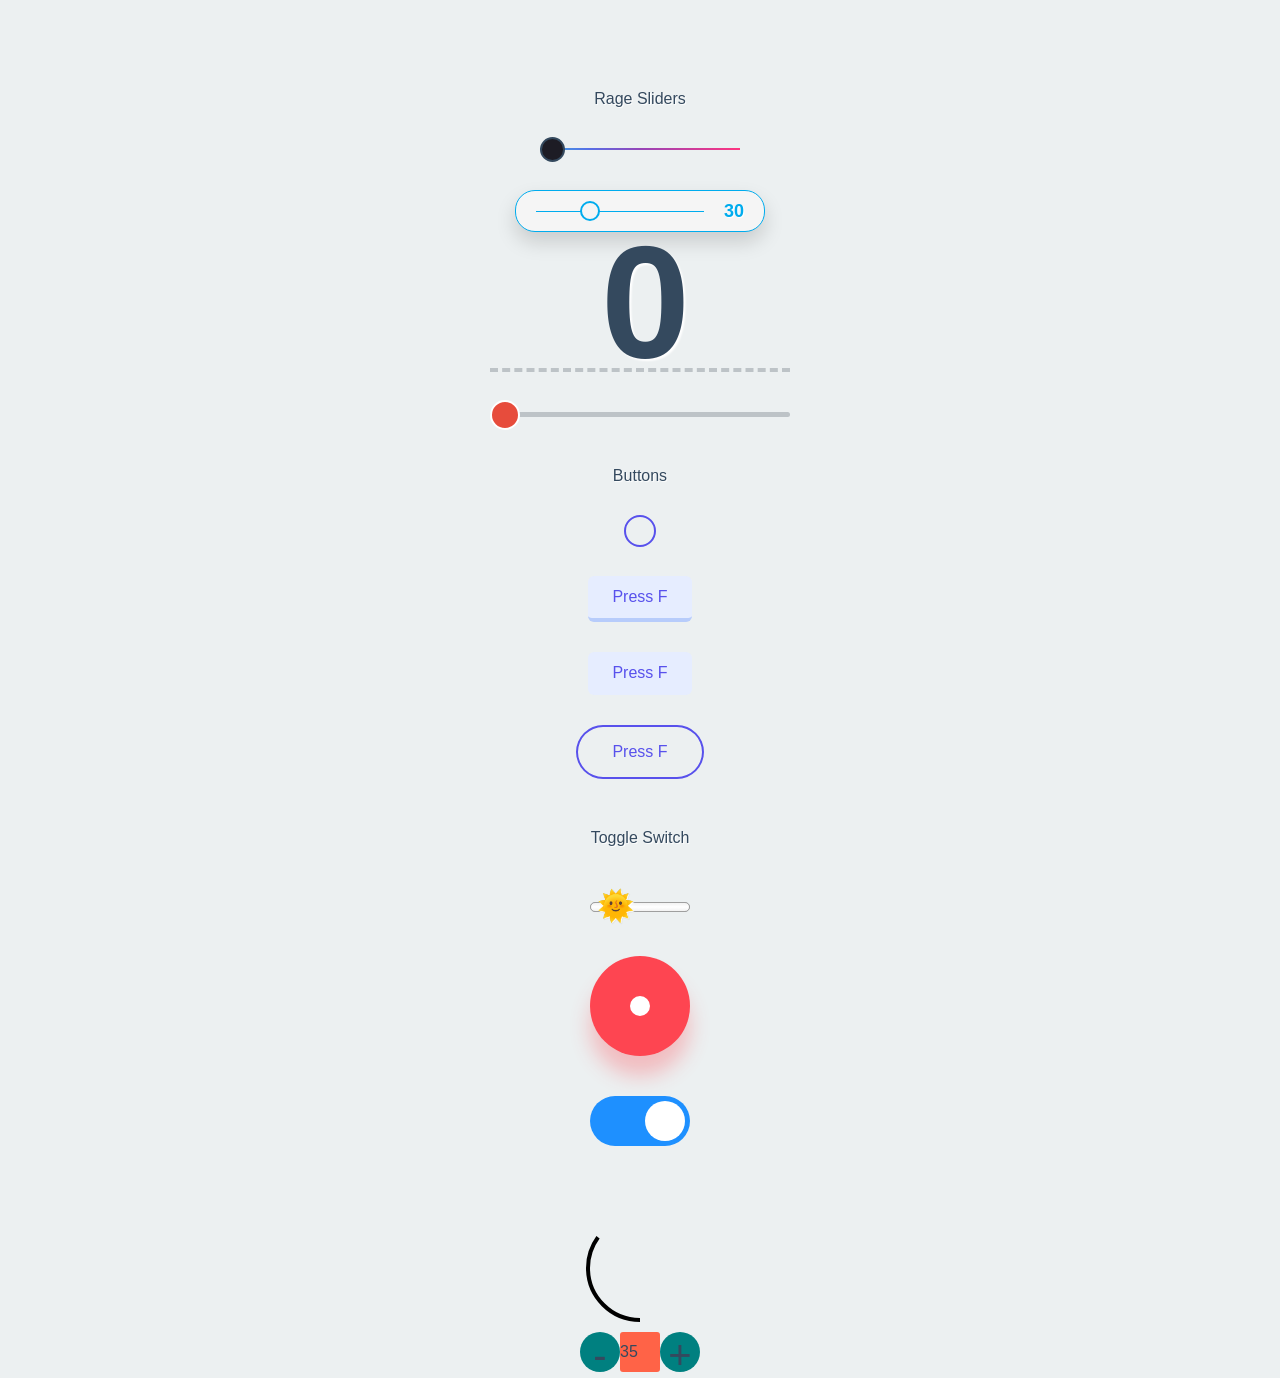
<file: indexq.html>
<!DOCTYPE html>
<html lang="en">
<head>
    <meta charset="UTF-8">
    <meta name="viewport" content="width=device-width, initial-scale=1.0">
    <link rel="stylesheet" href="css/destyle.css">
    <link rel="stylesheet" href="css/ui.css">
    <title>Document</title>
</head>
<body>
    
    <div class="container">
        <h1>Rage Sliders</h1>
        <div class="range-container">
            <input type="range" min="-100" max="0" value="0" class="range blue"/>
        </div>
        <div class="slider">
            <input type="range" id="rageslider" min="0" max="100" value="30" oninput="slider()">
            <p id="rangeValue">30</p>
        </div>
        <div class="value-slider-container" id="value-slider-container">
            <div class="value-slider">0</div>
            <input type="range" min="0" max="10" step="1" value="0">
        </div>
        <h1>Buttons </h1>
        <button class="radiusPulse"></button>
        <div class="pressDownButton-container">
            <button type="submit" class="pressDownButton">Press F</button>
        </div>
        <button class="circleScaleBtn">Press F</button>
        <button class="magnifyBorder">Press F</button>
        <h1>Toggle Switch </h1>
        <div class="toggle-container">
        <label class="toggle sun-moon">
            <input type="checkbox" class="toggle-checkbox">
            <div class="toggle-btn"></div>
        </label>
         </div>
         <div class="nice-but">
            <input type="checkbox" id="togglei" />
            <label for="togglei" class="toggleWrapper">
                <div class="togglei"></div>
              </label>
            </div>
            <label class="toggle-control">
                <input type="checkbox" checked="checked">
                <span class="control"></span>
              </label>
        <div id="circle-container">
     
                <!--radius = (width / 2) - (strokeWidth * 2)-->
            <svg
                class="progress-ring"
                width="120"
                height="120">
               <circle
                 class="progress-ring__circle"
                 stroke="black"
                 stroke-width="4"
                 fill="transparent"
                 r="52"
                 cx="60"
                 cy="60"/>
             </svg>
            <div class="circle-input">
                <button id="min" onclick="dec()">-</button>
                
                    
            
                <input
                    value="35"
                    name="number"
                    type="number"
                    step="5"
                    min="0"
                    max="100"
                    placeholder="progress"
                    >
                    <button id="plus" onclick="inc()">+</button> 
            </div>
        </div>
               
    </div>
<script>
    function inc() {
        let number = document.querySelector('[name="number"]');
        number.value = parseInt(number.value) + 1;
        }

        function dec() {
        let number = document.querySelector('[name="number"]');
            if (parseInt(number.value) > 0) {
            number.value = parseInt(number.value) - 1;
        }
}
    function slider(){
           rageSlider = document.querySelector('#rageslider').value
           document.querySelector("#rangeValue").innerText = rageSlider
    }
</script>
<script src="js/bluered.js"></script>
<script src="js/valueslider.js"></script>
</body>
</html>
</file>
<file: css/destyle.css>
/*! destyle.css v2.0.2 | MIT License | https://github.com/nicolas-cusan/destyle.css */

/* Reset box-model and set borders */
/* ============================================ */

*,
::before,
::after {
  box-sizing: border-box;
  border-style: solid;
  border-width: 0;
}

/* Document */
/* ============================================ */

/**
 * 1. Correct the line height in all browsers.
 * 2. Prevent adjustments of font size after orientation changes in iOS.
 * 3. Remove gray overlay on links for iOS.
 */

html {
  line-height: 1.15; /* 1 */
  -webkit-text-size-adjust: 100%; /* 2 */
  -webkit-tap-highlight-color: transparent; /* 3*/
}

/* Sections */
/* ============================================ */

/**
 * Remove the margin in all browsers.
 */

body {
  margin: 0;
}

/**
 * Render the `main` element consistently in IE.
 */

main {
  display: block;
}

/* Vertical rhythm */
/* ============================================ */

p,
table,
blockquote,
address,
pre,
iframe,
form,
figure,
dl {
  margin: 0;
}

/* Headings */
/* ============================================ */

h1,
h2,
h3,
h4,
h5,
h6 {
  font-size: inherit;
  line-height: inherit;
  font-weight: inherit;
  margin: 0;
}

/* Lists (enumeration) */
/* ============================================ */

ul,
ol {
  margin: 0;
  padding: 0;
  list-style: none;
}

/* Lists (definition) */
/* ============================================ */

dt {
  font-weight: bold;
}

dd {
  margin-left: 0;
}

/* Grouping content */
/* ============================================ */

/**
 * 1. Add the correct box sizing in Firefox.
 * 2. Show the overflow in Edge and IE.
 */

hr {
  box-sizing: content-box; /* 1 */
  height: 0; /* 1 */
  overflow: visible; /* 2 */
  border-top-width: 1px;
  margin: 0;
  clear: both;
  color: inherit;
}

/**
 * 1. Correct the inheritance and scaling of font size in all browsers.
 * 2. Correct the odd `em` font sizing in all browsers.
 */

pre {
  font-family: monospace, monospace; /* 1 */
  font-size: inherit; /* 2 */
}

address {
  font-style: inherit;
}

/* Text-level semantics */
/* ============================================ */

/**
 * Remove the gray background on active links in IE 10.
 */

a {
  background-color: transparent;
  text-decoration: none;
  color: inherit;
}

/**
 * 1. Remove the bottom border in Chrome 57-
 * 2. Add the correct text decoration in Chrome, Edge, IE, Opera, and Safari.
 */

abbr[title] {
  text-decoration: underline; /* 2 */
  text-decoration: underline dotted; /* 2 */
}

/**
 * Add the correct font weight in Chrome, Edge, and Safari.
 */

b,
strong {
  font-weight: bolder;
}

/**
 * 1. Correct the inheritance and scaling of font size in all browsers.
 * 2. Correct the odd `em` font sizing in all browsers.
 */

code,
kbd,
samp {
  font-family: monospace, monospace; /* 1 */
  font-size: inherit; /* 2 */
}

/**
 * Add the correct font size in all browsers.
 */

small {
  font-size: 80%;
}

/**
 * Prevent `sub` and `sup` elements from affecting the line height in
 * all browsers.
 */

sub,
sup {
  font-size: 75%;
  line-height: 0;
  position: relative;
  vertical-align: baseline;
}

sub {
  bottom: -0.25em;
}

sup {
  top: -0.5em;
}

/* Embedded content */
/* ============================================ */

/**
 * Prevent vertical alignment issues.
 */

img,
embed,
object,
iframe {
  vertical-align: bottom;
}

/* Forms */
/* ============================================ */

/**
 * Reset form fields to make them styleable
 */

button,
input,
optgroup,
select,
textarea {
  -webkit-appearance: none;
  appearance: none;
  vertical-align: middle;
  color: inherit;
  font: inherit;
  background: transparent;
  padding: 0;
  margin: 0;
  outline: 0;
  border-radius: 0;
  text-align: inherit;
}

/**
 * Reset radio and checkbox appearance to preserve their look in iOS.
 */

[type="checkbox"] {
  -webkit-appearance: checkbox;
  appearance: checkbox;
}

[type="radio"] {
  -webkit-appearance: radio;
  appearance: radio;
}

/**
 * Show the overflow in IE.
 * 1. Show the overflow in Edge.
 */

button,
input {
  /* 1 */
  overflow: visible;
}

/**
 * Remove the inheritance of text transform in Edge, Firefox, and IE.
 * 1. Remove the inheritance of text transform in Firefox.
 */

button,
select {
  /* 1 */
  text-transform: none;
}

/**
 * Correct the inability to style clickable types in iOS and Safari.
 */

button,
[type="button"],
[type="reset"],
[type="submit"] {
  cursor: pointer;
  -webkit-appearance: none;
  appearance: none;
}

button[disabled],
[type="button"][disabled],
[type="reset"][disabled],
[type="submit"][disabled] {
  cursor: default;
}

/**
 * Remove the inner border and padding in Firefox.
 */

button::-moz-focus-inner,
[type="button"]::-moz-focus-inner,
[type="reset"]::-moz-focus-inner,
[type="submit"]::-moz-focus-inner {
  border-style: none;
  padding: 0;
}

/**
 * Restore the focus styles unset by the previous rule.
 */

button:-moz-focusring,
[type="button"]:-moz-focusring,
[type="reset"]:-moz-focusring,
[type="submit"]:-moz-focusring {
  outline: 1px dotted ButtonText;
}

/**
 * Remove arrow in IE10 & IE11
 */

select::-ms-expand {
  display: none;
}

/**
 * Remove padding
 */

option {
  padding: 0;
}

/**
 * Reset to invisible
 */

fieldset {
  margin: 0;
  padding: 0;
  min-width: 0;
}

/**
 * 1. Correct the text wrapping in Edge and IE.
 * 2. Correct the color inheritance from `fieldset` elements in IE.
 * 3. Remove the padding so developers are not caught out when they zero out
 *    `fieldset` elements in all browsers.
 */

legend {
  color: inherit; /* 2 */
  display: table; /* 1 */
  max-width: 100%; /* 1 */
  padding: 0; /* 3 */
  white-space: normal; /* 1 */
}

/**
 * Add the correct vertical alignment in Chrome, Firefox, and Opera.
 */

progress {
  vertical-align: baseline;
}

/**
 * Remove the default vertical scrollbar in IE 10+.
 */

textarea {
  overflow: auto;
}

/**
 * Correct the cursor style of increment and decrement buttons in Chrome.
 */

[type="number"]::-webkit-inner-spin-button,
[type="number"]::-webkit-outer-spin-button {
  height: auto;
}

/**
 * 1. Correct the outline style in Safari.
 */

[type="search"] {
  outline-offset: -2px; /* 1 */
}

/**
 * Remove the inner padding in Chrome and Safari on macOS.
 */

[type="search"]::-webkit-search-decoration {
  -webkit-appearance: none;
}

/**
 * 1. Correct the inability to style clickable types in iOS and Safari.
 * 2. Change font properties to `inherit` in Safari.
 */

::-webkit-file-upload-button {
  -webkit-appearance: button; /* 1 */
  font: inherit; /* 2 */
}

/**
 * Clickable labels
 */

label[for] {
  cursor: pointer;
}

/* Interactive */
/* ============================================ */

/*
 * Add the correct display in Edge, IE 10+, and Firefox.
 */

details {
  display: block;
}

/*
 * Add the correct display in all browsers.
 */

summary {
  display: list-item;
}

/*
 * Remove outline for editable content.
 */

[contenteditable] {
  outline: none;
}

/* Table */
/* ============================================ */

table {
  border-collapse: collapse;
  border-spacing: 0;
}

caption {
  text-align: left;
}

td,
th {
  vertical-align: top;
  padding: 0;
}

th {
  text-align: left;
  font-weight: bold;
}

/* Misc */
/* ============================================ */

/**
 * Add the correct display in IE 10+.
 */

template {
  display: none;
}

/**
 * Add the correct display in IE 10.
 */

[hidden] {
  display: none;
}
</file>
<file: css/ui.css>
.container {
    display: flex;
    flex-direction: column;
    width: 100%;
    align-items: center;

}
/* 


*/
h1{
    margin-top: 50px;
}


.range {
    -webkit-appearance: none;
    -moz-appearance: none;
    position: relative;
    width: 200px;
    margin: 40px 40px;
   
  }
  
.range-container  input[type=range]::-webkit-slider-runnable-track {
    -webkit-appearance: none;
    background: rgba(59,173,227,1);
    background: -moz-linear-gradient(45deg, rgba(59,173,227,1) 0%, rgba(87,111,230,1) 25%, rgba(152,68,183,1) 51%, rgba(255,53,127,1) 100%);
    background: -webkit-gradient(left bottom, right top, color-stop(0%, rgba(59,173,227,1)), color-stop(25%, rgba(87,111,230,1)), color-stop(51%, rgba(152,68,183,1)), color-stop(100%, rgba(255,53,127,1)));
    background: -webkit-linear-gradient(45deg, rgba(59,173,227,1) 0%, rgba(87,111,230,1) 25%, rgba(152,68,183,1) 51%, rgba(255,53,127,1) 100%);
    background: -o-linear-gradient(45deg, rgba(59,173,227,1) 0%, rgba(87,111,230,1) 25%, rgba(152,68,183,1) 51%, rgba(255,53,127,1) 100%);
    background: -ms-linear-gradient(45deg, rgba(59,173,227,1) 0%, rgba(87,111,230,1) 25%, rgba(152,68,183,1) 51%, rgba(255,53,127,1) 100%);
    background: linear-gradient(45deg, rgba(59,173,227,1) 0%, rgba(87,111,230,1) 25%, rgba(152,68,183,1) 51%, rgba(255,53,127,1) 100%);
    filter: progid:DXImageTransform.Microsoft.gradient( startColorstr='#3bade3 ', endColorstr='#ff357f ', GradientType=1 );
    height: 2px;
  }
  
.range-container  input[type=range]:focus {
    outline: none;
  }
  
.range-container  input[type=range]::-moz-range-track {
    -moz-appearance: none;
    background: rgba(59,173,227,1);
    background: -moz-linear-gradient(45deg, rgba(59,173,227,1) 0%, rgba(87,111,230,1) 25%, rgba(152,68,183,1) 51%, rgba(255,53,127,1) 100%);
    background: -webkit-gradient(left bottom, right top, color-stop(0%, rgba(59,173,227,1)), color-stop(25%, rgba(87,111,230,1)), color-stop(51%, rgba(152,68,183,1)), color-stop(100%, rgba(255,53,127,1)));
    background: -webkit-linear-gradient(45deg, rgba(59,173,227,1) 0%, rgba(87,111,230,1) 25%, rgba(152,68,183,1) 51%, rgba(255,53,127,1) 100%);
    background: -o-linear-gradient(45deg, rgba(59,173,227,1) 0%, rgba(87,111,230,1) 25%, rgba(152,68,183,1) 51%, rgba(255,53,127,1) 100%);
    background: -ms-linear-gradient(45deg, rgba(59,173,227,1) 0%, rgba(87,111,230,1) 25%, rgba(152,68,183,1) 51%, rgba(255,53,127,1) 100%);
    background: linear-gradient(45deg, rgba(59,173,227,1) 0%, rgba(87,111,230,1) 25%, rgba(152,68,183,1) 51%, rgba(255,53,127,1) 100%);
    filter: progid:DXImageTransform.Microsoft.gradient( startColorstr='#3bade3 ', endColorstr='#ff357f ', GradientType=1 );
    height: 2px;
  }
  
.range-container  input[type=range]::-webkit-slider-thumb {
    -webkit-appearance: none;
    border: 2px solid;
    border-radius: 50%;
    height: 25px;
    width: 25px;
    max-width: 80px;
    position: relative;
    bottom: 11px;
    background-color: #1d1c25;
    cursor: -webkit-grab;
  
    -webkit-transition: border 1000ms ease;
    transition: border 1000ms ease;
  }
  
.range-container  input[type=range]::-moz-range-thumb {
    -moz-appearance: none;
    border: 2px solid;
    border-radius: 50%;
    height: 25px;
    width: 25px;
    max-width: 80px;
    position: relative;
    bottom: 11px;
    background-color: #1d1c25;
    cursor: -moz-grab;
    -moz-transition: border 1000ms ease;
    transition: border 1000ms ease;
  }
  
  
  
  .range.blue::-webkit-slider-thumb {
     border-color: rgb(59,173,227);
  }
  
  .range.ltpurple::-webkit-slider-thumb {
     border-color: rgb(87,111,230);
  }
  
  .range.purple::-webkit-slider-thumb {
     border-color: rgb(152,68,183);
  }
  
  .range.pink::-webkit-slider-thumb {
     border-color: rgb(255,53,127);
  }
  
  .range.blue::-moz-range-thumb {
     border-color: rgb(59,173,227);
  }
  
  .range.ltpurple::-moz-range-thumb {
     border-color: rgb(87,111,230);
  }
  
  .range.purple::-moz-range-thumb {
     border-color: rgb(152,68,183);
  }
  
  .range.pink::-moz-range-thumb {
     border-color: rgb(255,53,127);
  }
  
.range-container  input[type=range]::-webkit-slider-thumb:active {
    cursor: -webkit-grabbing;
  }
  
.range-container  input[type=range]::-moz-range-thumb:active {
    cursor: -moz-grabbing;
  }


  .slider {
    
    width:250px;
    height:30px;
    padding:20px;
    background:#f5f5f5;
    border:1px solid #00acee;
    border-radius:20px;
    display:flex;
    align-items:center;
    box-shadow:0px 10px 20px rgba(0,0,0,0.15);
  }
  .slider p {
    font-size:18px;
    font-weight:600;
    font-family:sans-serif;
    padding-left:20px;
    color:#00acee;
  }
  .slider input[type="range"] {
    -webkit-appearance:none !important;
    width:200px;
    height:1px;
    background:#00acee;
    border:none;
    outline:none;
  }
  .slider input[type="range"]::-webkit-slider-thumb {
    -webkit-appearance:none !important;
    width:20px;
    height:20px;
    background:#f5f5f5;
    border:2px solid #00acee;
    border-radius:50%;
    cursor:pointer;
  }
  .slider input[type="range"]::-webkit-slider-thumb:hover {
    background:#00acee;
  }
@import url(https://fonts.googleapis.com/css?family=Dosis:700);
body {
  font-family: "Dosis", Helvetica, Arial, sans-serif; 
  background: #ecf0f1;
  color: #34495e;
  padding-top: 40px;
  text-shadow: white 1px 1px 1px;
}
.value-slider {
  border-bottom: 4px dashed #bdc3c7;
  text-align: center;
  font-weight: bold;
  font-size: 10em;
  width: 300px; 
  height: 100px;
  line-height: 60px;
  margin: 40px auto;
  letter-spacing: -.07em;
  text-shadow: white 2px 2px 2px;
}
.value-slider-container input[type="range"] {
  display: block;
  -webkit-appearance: none;
  background-color: #bdc3c7;
  width: 300px;
  height: 5px;
  border-radius: 5px;
  margin: 0 auto;
  outline: 0;
}
.value-slider-container input[type="range"]::-webkit-slider-thumb {
  -webkit-appearance: none;
  background-color: #e74c3c;
  width: 30px;
  height: 30px;
  border-radius: 50%;
  border: 2px solid white;
  cursor: pointer;
  transition: .3s ease-in-out;
}​
.value-slider-container  input[type="range"]::-webkit-slider-thumb:hover {
    background-color: white;
    border: 2px solid #e74c3c;
  }
.value-slider-container  input[type="range"]::-webkit-slider-thumb:active {
    transform: scale(1.6);
  }
button{
    
}
  .radiusPulse {
    padding: 15px;
    margin-top: 30px;
    position: relative;
}

.radiusPulse::before {
    content: "";
    position: absolute;
    top: -1px;
    bottom: -1px;
    right: -1px;
    left: -1px;
    background-color: hsl(243, 80%, 62%);
    border-radius: 50%;
    transform: scale(0);
    transition: transform .1s cubic-bezier(.215,.61,.355,1);
}

.radiusPulse::after {
    content: "";
    position: absolute;
    top: -1px;
    bottom: -1px;
    right: -1px;
    left: -1px;
    border: 2px solid hsl(243, 80%, 62%);
    border-radius: 50%;
    transform: scale(1);
    opacity: 1;
    transition: opacity .3s cubic-bezier(.215,.61,.355,1),transform .3s cubic-bezier(.215,.61,.355,1);
}

.radiusPulse:active::before {
    transform: scale(1);
}

.radiusPulse:active::after {
    transform: scale(1.2);
    opacity: 0;
}
.pressDownButton {
    background-color: hsl(222, 100%, 95%);
    padding: 12px 24px;
    color: hsl(243, 80%, 62%);
    border-radius: 6px;
    border-bottom: 4px solid hsl(221, 89%, 85%);
    transition: all 0.1s ease-in-out;
}

.pressDownButton:hover {
    border-bottom-width: 0;
    margin-top: 3px;
}
.pressDownButton-container{
    margin-top: 30px;
}
.circleScaleBtn {
    margin-top: 30px;
    padding: 12px 24px;
    background-color: hsl(222, 100%, 95%);
    color: hsl(243, 80%, 62%);
    position: relative;
    border-radius: 6px;
    overflow: hidden;
    z-index: 1;
}

.circleScaleBtn span {
    z-index: 1;
    position: relative;
}

.circleScaleBtn::before {
    content: '';
    position: absolute;
    top: 50%;
    left: 50%;
    width: 140px;
    height: 140px;
    border-radius: 50%;
    transform: translate3d(-50%,-50%,0) scale3d(0,0,0);
    transition: opacity .4s cubic-bezier(.19,1,.22,1),transform .75s cubic-bezier(.19,1,.22,1);
    background-color: hsl(243, 80%, 62%);
    opacity: 0;
}

.circleScaleBtn:hover span {
    color: hsl(222, 100%, 95%);
}

.circleScaleBtn:hover::before {
    opacity: 1;
    transition-duration: .85s;
    transform: translate3d(-50%,-50%,0) scale3d(1,1,1)
}
.magnifyBorder {
    margin-top: 30px;
    padding: 18px 36px;
    border-radius: 61px;
    box-shadow: inset 0 0 0 2px hsl(243, 80%, 62%);
    transition: 300ms box-shadow cubic-bezier(0.4, 0, 0.6, 1), 300ms background-color cubic-bezier(0.4, 0, 0.6, 1), 300ms color cubic-bezier(0.4, 0, 0.6, 1);;
    color: hsl(243, 80%, 62%);
}

.magnifyBorder:hover {
    box-shadow: inset 0 0 0 4px hsl(243, 80%, 62%);
    color: hsl(243, 80%, 62%);
}
.toggle-container{
    margin-top: 50px;
    margin-bottom: 40px;
    display: flex;
    max-width: 200px;
    height: auto;
}
.toggle {
    margin-top: 40px;
    margin-bottom: 50px;
    position: relative;
    width: 100px;
    height: 10px;
    border-radius: 0.5em;
    border: 0.015em solid #9f9f9f;
    background-image: linear-gradient(#f2f2f2, #fff, #f2f2f2);
margin: 0.26em 0.15em;
    cursor: pointer;
filter: drop-shadow(0.015em 0.015em 0.01em rgba(0, 0, 0, 0.3))
}
.toggle-btn::after {
    position: absolute;
    top: -14px;
left: 0;
    width: 50%;
    font-size: 30px;
    text-align: center;
    transition: all 500ms cubic-bezier(0.34, 0.78, 0.55, 1.4);
}

.toggle-checkbox {
    position: absolute;
    visibility: hidden;
}

.toggle-checkbox:checked + .toggle-btn::after {
left: 50%;
}
.sun-moon .toggle-checkbox:checked + .toggle-btn::after {
    content: '🌚';
}
.sun-moon .toggle-btn::after {
    content: '🌞';
}

body .toggleWrapper {
	z-index: 3;
	display: flex;
	align-items: center;
	justify-content: center;
	cursor: pointer;
	transition: all .2s;
	width: 100px;
	height: 100px;
	border-radius: 50%;
	background-color: #fe4551;
	box-shadow: 0 20px 20px 0 rgba(254, 69, 81, 0.3);
}
body .toggleWrapper:active {
	width: 95px;
	height: 95px;
	box-shadow: 0 15px 15px 0 rgba(254, 69, 81, 0.5);
}   
body .toggleWrapper:active .togglei {
	height: 17px;
	width: 17px;
}
body .toggleWrapper .togglei {
	transition: all 0.2s ease-in-out;
	height: 20px;
	width: 20px;
	background-color: transparent;
	border: 10px solid #fff;
	border-radius: 50%;
	cursor: pointer;
	animation: red .7s linear forwards;
}
body input:checked + .toggleWrapper {
	background-color: #48e98a;
	box-shadow: 0 20px 20px 0 rgba(72, 233, 138, 0.3);
}
body input:checked + .toggleWrapper:active {
	box-shadow: 0 15px 15px 0 rgba(72, 233, 138, 0.5);
}
body input:checked + .toggleWrapper .togglei {
	width: 0;
	background-color: #fff;
	border-color: transparent;
	border-radius: 30px;
	animation: green .7s linear forwards !important;
}
.nice-but input{
    display: none;
}
@keyframes red {
	0% {
		height: 30px;
		width: 0;
		border-width: 5px;
	}

	55% {
		height: 13px;
		width: 27px;
		border-width: 10px;
	}

	70% {
		height: 20px;
		width: 20px;
		border-width: 10px;
	}

	85% {
		height: 15px;
		width: 25px;
		border-width: 10px;
	}

	100% {
		height: 20px;
		width: 20px;
		border-width: 10px;
	}
}

@keyframes green {
	0% {
		height: 20px;
		width: 20px;
		border-width: 10px;
	}

	25%, 55%, 85% {
		height: 30px;
		width: 5px;
		border-width: 5px;
	}

	40%, 70%, 100% {
		height: 30px;
		width: 0;
		border-width: 5px;
	}
}


.toggle-control {
	display: block;
	position: relative;
	padding-left: 100px;
    margin-bottom: 12px;
    margin-top: 40px;
	cursor: pointer;
	font-size: 22px;
	user-select: none;
}

.toggle-control input {
	position: absolute;
	opacity: 0;
	cursor: pointer;
	height: 0;
	width: 0;
}

.toggle-control input:checked ~ .control {
	background-color: dodgerblue;
}

.toggle-control input:checked ~ .control:after {
	left: 55px;
}

.toggle-control .control {
	position: absolute;
	top: 0;
	left: 0;
	height: 50px;
	width: 100px;
	border-radius: 25px;
	background-color: darkgray;
	transition: background-color 0.15s ease-in;
}

.toggle-control .control:after {
	content: "";
	position: absolute;
	left: 5px;
	top: 5px;
	width: 40px;
	height: 40px;
	border-radius: 25px;
	background: white;
	transition: left 0.15s ease-in;
}
input[type="number"] {
    -webkit-appearance: textfield;
    -moz-appearance: textfield;
    appearance: textfield;
}

input[type=number]::-webkit-inner-spin-button,
input[type=number]::-webkit-outer-spin-button {
    -webkit-appearance: none;
}
#circle-container{
    position: relative;
    margin-top: 100px;
    max-width: 120px;
    max-height: 120px;

}
.progress-ring__circle {
    transition: 0.35s stroke-dashoffset;
  
    transform: rotate(90deg);
    transform-origin: 50% 50%;
}
#circle-container input{
    background-color: tomato;
    height: 40px;
    width: 40px;
    border-radius: 3px;
}
.circle-input{
    display: flex;
    justify-content: space-between;
    align-items: center;
}
.circle-input button{
    background-color: teal;
    width: 40px;
    height: 40px;
    text-align: center;
    font-size: 40px;
    border-radius: 50%;
}
</file>
